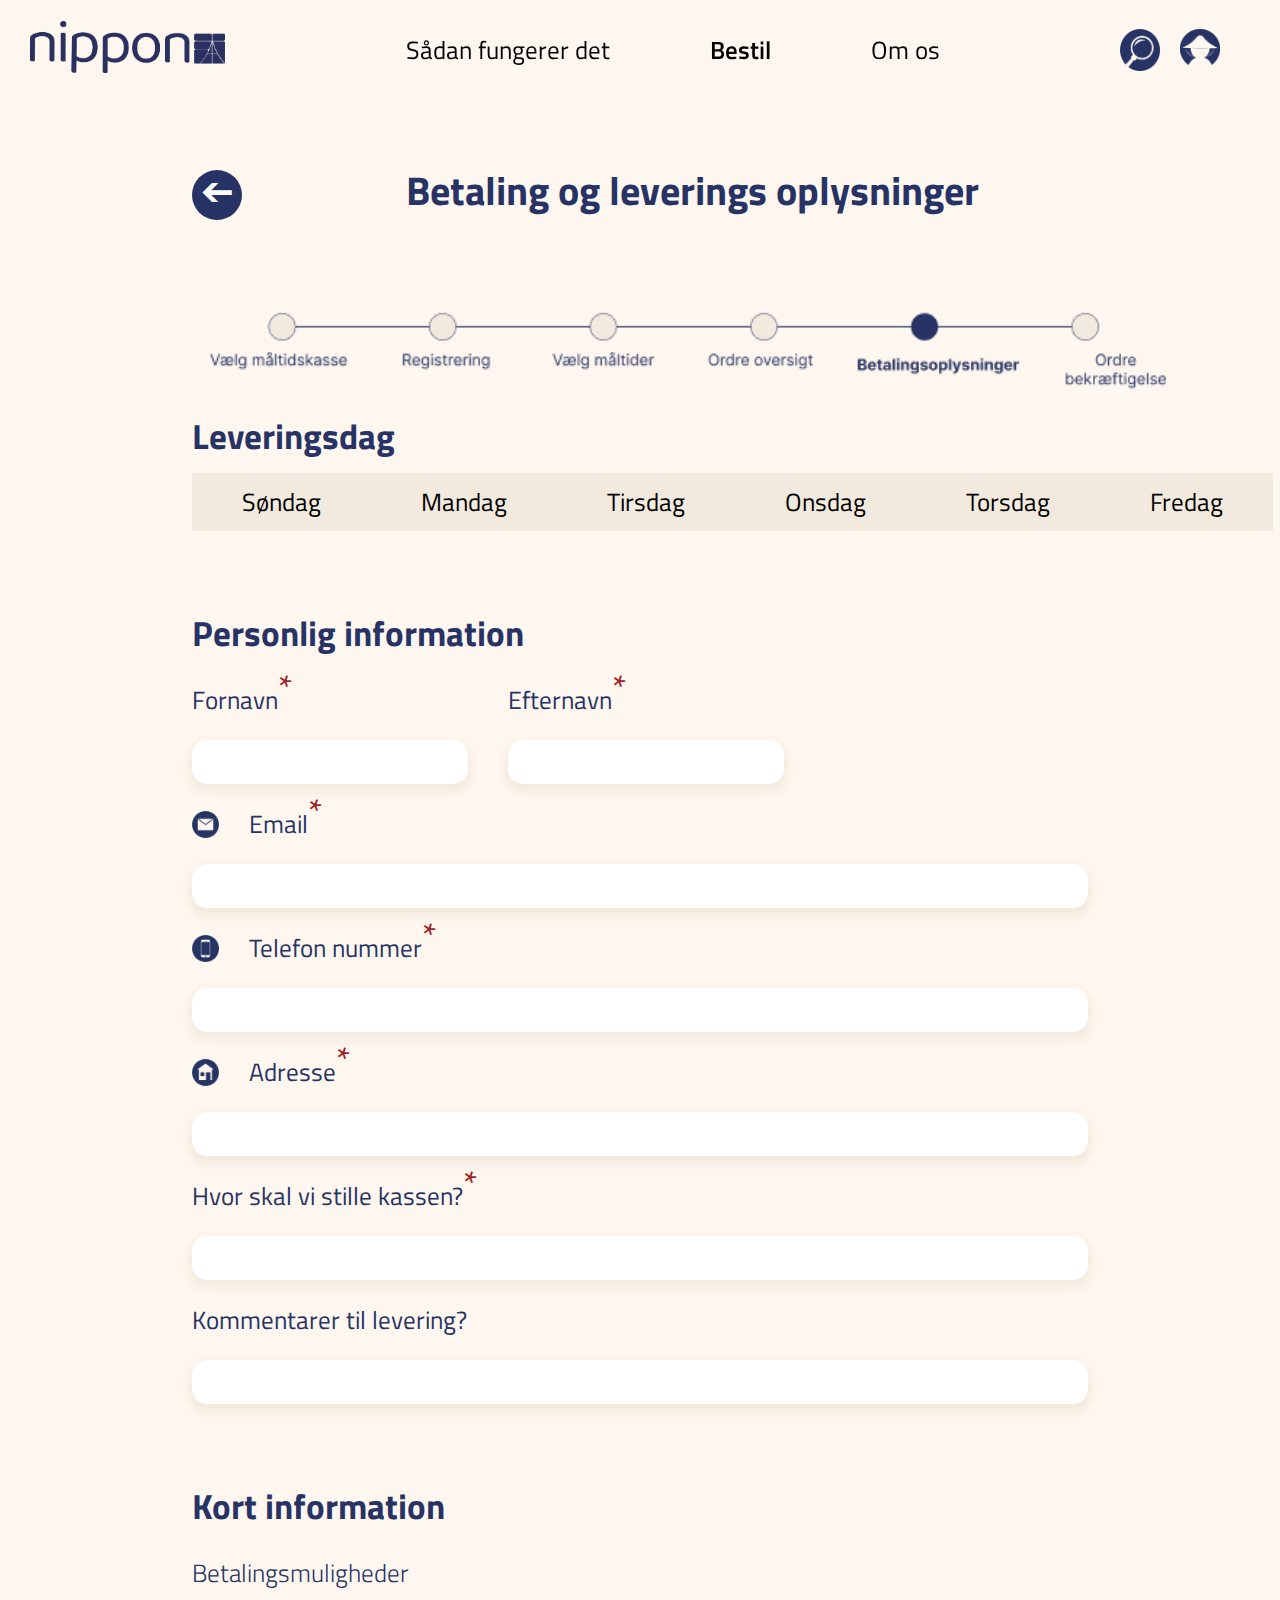
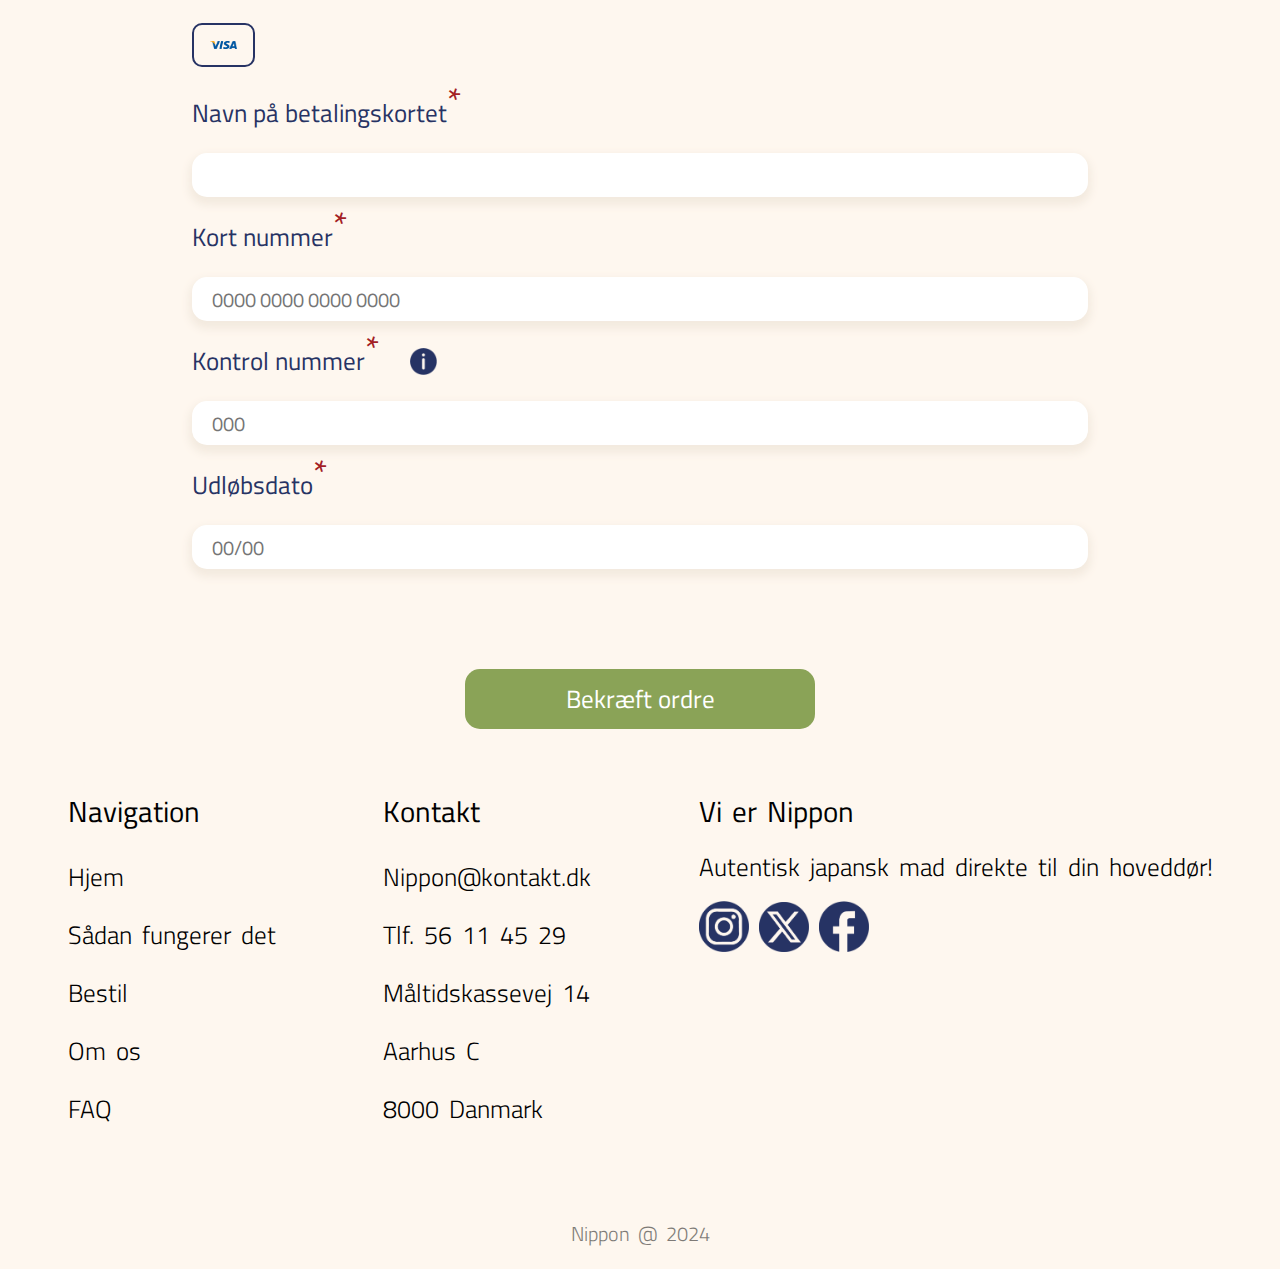
<file: undersider/betalingsinfo.html>
<!DOCTYPE html>
<html lang="da">
<head>
    <meta charset="UTF-8">
    <meta property="og:type" content="website">
    <meta property="og:title" content="Nippon">
    <meta property="og:site_name" content="Nippon">
    <meta property="og:description" content="Nippon - Asiatiske måltidskasser">
    <meta name="description" content="Nippon - Måltidskasse med et autentisk asiatisk twist. udforsk håndplukkede ingredienser, enestående opskrifter og traditionelle smagsoplevelser, der bringer det bedste fra det japanske køkken direkte til dit dørtrin.">
    <meta name="keywords" content="Måltidskasser, japansk mad, asiatisk mad, nem og hurtigt mad, ">
    <meta name="author" content="Anna Vinge, Maiken Nørgaard, Anders Flæng, Mikkel Ruby">
    <meta name="geo.placename" content="Aarhus">
    <meta property="og:url" content="https://nippon.annavinge.dk/">
    <meta property="og:locale" content="da_dk">
    <meta name="format-detection" content="telephone=no">

    <link rel="preconnect" href="https://fonts.googleapis.com">
    <link rel="preconnect" href="https://fonts.gstatic.com" crossorigin>
    <link href="https://fonts.googleapis.com/css2?family=Comfortaa:wght@300..700&family=Hina+Mincho&family=League+Spartan:wght@100..900&family=Mochiy+Pop+P+One&family=Noto+Sans+JP:wght@100..900&family=Sawarabi+Gothic&family=Titillium+Web:ital,wght@0,200;0,300;0,400;0,600;0,700;0,900;1,200;1,300;1,400;1,600;1,700&family=Yomogi&display=swap" rel="stylesheet">
    <link rel="stylesheet" href="../css/style.css">
    <link rel="icon" type="image/x-icon" href="/img/icon/favicon.webp">
    <title>Betalingsside</title>
</head>

<body>
    <header>
        <nav id="nav">
            <a href="../index.html"><img class="logo" src="../img/Nipponlogotekst.webp" alt="Nippon Logo"></a>
            <ul class="nav-links">
                <li><a href="../undersider/faq.html">Sådan fungerer det</a></li>
                <li><a class="active" href="../undersider/bestil.html">Bestil</a></li>
                <li><a href="../undersider/404.html">Om os</a></li>        
            </ul>
            
            <ul class="burgermenu">
                <li><a href="../undersider/faq.html">Sådan fungerer det</a></li>
                <li><a href="../undersider/bestil.html">Bestil</a></li>
                <li><a href="../undersider/404.html">Om os</a></li> 
            </ul>

            <figure class="ikoner">
                <img src="/img/icon/soegikon.webp" alt="Search Icon">
                
                <div class="user-container">
  
                    <img src="/img/icon/bruger.webp" alt="User Icon" id="dropdown-trigger">
                    
                    <ul class="user-dropdown" id="user-dropdown">
                        <li><a href="#">Administrer Profil</a></li>
                        <li><a href="#">Se Abonnement</a></li>
                        <li><a href="#">Ændre Abonnement</a></li>
                        <li><a href="#">Afmeld Abonnement</a></li>
                        
                    </ul>
  
                </div>
            <figure class="burger" aria-expanded="false">
                <div class="top-bread"></div>
                <div class="meat"></div>
                <div class="bottom-bread"></div>
            </figure>
        </figure>
        </nav>
    </header>

    <main>
        <section class="købsprocess">
            <div onclick="history.go(-1)" class="tilbageknap">&#10132;</div>
            <h1>Betaling og leverings oplysninger</h1>
            <img src="/img/blandtselv/betalingsoversigt.png" alt="købsprogess">
          </section>
  
          <section class="dag">
            <h3 class="personal">Leveringsdag</h3>
            <ol>
                <li onclick="valgtListeelement(this)">Søndag</li>
                <li onclick="valgtListeelement(this)">Mandag</li>
                <li onclick="valgtListeelement(this)">Tirsdag</li>
                <li onclick="valgtListeelement(this)">Onsdag</li>
                <li onclick="valgtListeelement(this)">Torsdag</li>
                <li onclick="valgtListeelement(this)">Fredag</li>
            </ol>
        </section>
          
        <div class="payment">
            <form action="#">
                <div class="personalinfo">
                    <h3 class="personal"> Personlig information</h3> 
                    
                    <div class="names">
                        <div class="inputbox"> 
                            <div class="namewstar">
                                <label class="labelpay" for="fname"> Fornavn </label> 
                                <p class="star"> * </p>
                            </div>
                            <input class="infobox" type="text" id="fname" required> 
                        </div> 

                        <div class="inputbox"> 
                            <div class="namewstar">
                                <label class="labelpay" for="lname"> Efternavn</label> 
                                <p class="star"> * </p>
                            </div>
                            <input class="infobox" type="text" id="lname" required> 
                        </div> 
                    </div>    
                    
  
                    <div class="inputbox"> 
                        <div class="inputboxinput">
                            <img class="payicon" src="../img/icon/email.webp" alt="betalingsikon" width=25>
                            <div class="namewstar">
                                <label class="labelpay" for="email"> Email </label> 
                                <p class="star"> * </p>
                            </div>
                    
                        </div>
                        <input  class="infobox" type="text" id="email" required> 
                    </div> 
  
                    <div class="inputbox"> 
                        <div class="inputboxinput">
                            <img class="payicon" src="../img/icon/phone.webp" alt="betalingsikon" width=25>
                            <div class="namewstar">
                                <label class="labelpay" for="phone"> Telefon nummer  </label> 
                                <p class="star"> * </p>
                            </div>

                        </div>
                        <input class="infobox" type="text" id="phone" required> 
                    </div> 
  
                    <div class="inputbox"> 
                        <div class="inputboxinput">
                            <img class="payicon" src="../img/icon/adresse.webp" alt="betalingsikon" width=25>
                            
                            <div class="namewstar">
                                <label class="labelpay" for="adresse"> Adresse </label> 
                                <p class="star"> * </p>
                            </div>
                        </div>
                        <input class="infobox" type="text" id="adresse" required> 
                    </div> 
  
                    <div class="leveringinfo">
                        <div class="inputbox"> 
                            <div class="namewstar">
                                <label class="labelpay" for="place"> Hvor skal vi stille kassen?</label> 
                                <p class="star"> * </p>
                            </div>
                            <input class="infobox" type="text" id="place" required> 
                        </div> 

                        <div class="inputbox"> 
                            <label class="labelpay" for="commentplace"> Kommentarer til levering?</label> 
                            <input class="infobox" type="text" id="commentplace"> 
                        </div> 
                    </div> 
                </div> 

                <div class="betalingsinfo">
                    <h3 class="personal"> Kort information</h3> 
                    <p class="labelpay">Betalingsmuligheder</p>
                    <img class="cardicon" src="../img/icon/Visa.png" alt="Visa logo">


                    <div class="inputbox"> 
                        <div class="namewstar">
                            <label class="labelpay" for="namepay"> Navn på betalingskortet</label> 
                            <p class="star"> * </p>
                        </div>
                        <input class="infobox" type="text" id="namepay" required> 
                    </div> 

                    <div class="inputbox"> 
                        <div class="namewstar">
                            <label class="labelpay" for="cardnr"> Kort nummer</label> 
                            <p class="star"> * </p>
                        </div>
                        <input class="infobox" type="text" id="cardnr" 
                        placeholder="0000 0000 0000 0000" 
                        maxlength="19" required>  
                    </div> 

                    <div class="inputbox"> 
                        <div class="inputboxinput">
                            <div class="namewstar">
                                <label class="labelpay" for="controlnr"> Kontrol nummer </label> 
                                <p class="star"> * </p>
                            </div>
                            <img class="payicon" src="../img/faq/generelt.png" alt="betalingsikon" width=25>
                        </div>
                        <input class="infobox" type="text" id="controlnr" 
                        placeholder="000" 
                        maxlength="3" required>  
                    </div>

                    <div class="inputbox"> 
                        <div class="namewstar">
                            <label class="labelpay" for="year"> Udløbsdato</label> 
                            <p class="star"> * </p>
                        </div>
                        <input class="infobox" type="text" id="year" 
                        placeholder="00/00" 
                        maxlength="5" required>  
                    </div>
                </div>
                
                <section class="videreknap">
                    <div><a href="../undersider/kvittering.html">Bekræft ordre</a></div>
                  </section>
            </form>
        </div>
    </main>
    <footer class="footer-container">

        <div class="footermenu">
          <h3>Navigation</h3>
          <ul>
            <li><a href="/index.html">Hjem</a></li>
            <li><a href="/undersider/faq.html">Sådan fungerer det</a></li>
            <li><a href="/undersider/bestil.html">Bestil</a></li>
            <li><a href="/undersider/404.html">Om os</a></li>
            <li><a href="/undersider/faq.html">FAQ</a></li>
          </ul>
        </div>

        <div class="footerkontakt">
          <h3>Kontakt</h3>
          <ul>
            <li><a href="mailto:nippon@kontakt.dk">Nippon@kontakt.dk</a></li>
            <li><a href="tel:56114529">Tlf. 56 11 45 29</a></li>
            <li>Måltidskassevej 14</li>
            <li>Aarhus C</li>
            <li>8000 Danmark</li>
          </ul>
        </div>

        <div class="footerinfo">
          <h3>Vi er Nippon</h3>
          <p>Autentisk japansk mad direkte til din hoveddør!</p>
          <div class="socials">
           <a href="https://www.instagram.com/"><img src="/img/social/instagram.webp" alt="instagram socials"></a>
           <a href="https://twitter.com/"><img src="/img/social/x.webp" alt="x socials"></a>
           <a href="https://www.facebook.com/"><img src="/img/social/facebook.webp" alt="facebook socials"></a>
          </div>
        </div>

    </footer>
    <div class="footercopyright">
        <p>Nippon @ 2024</p>
    </div>
    
    <script src="/js/script.js"></script>
    
    </body>
    </html>
</file>
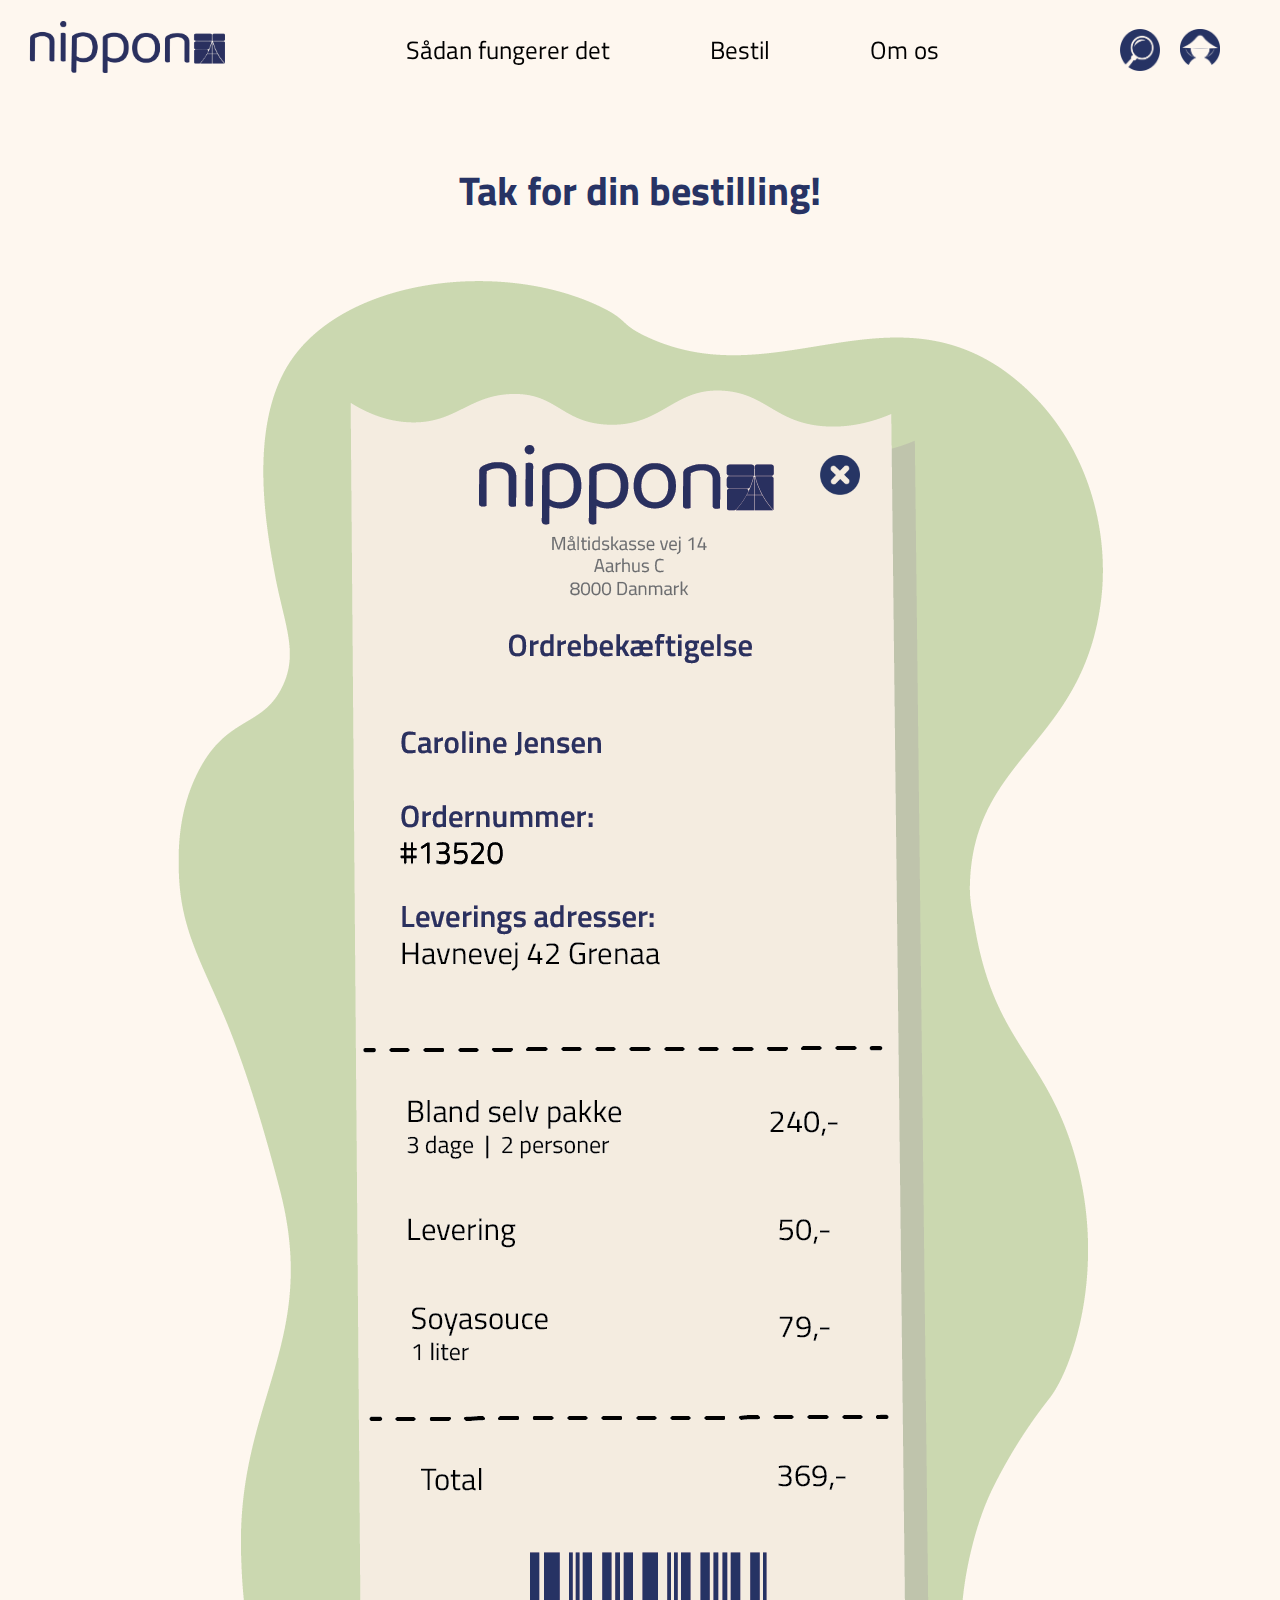
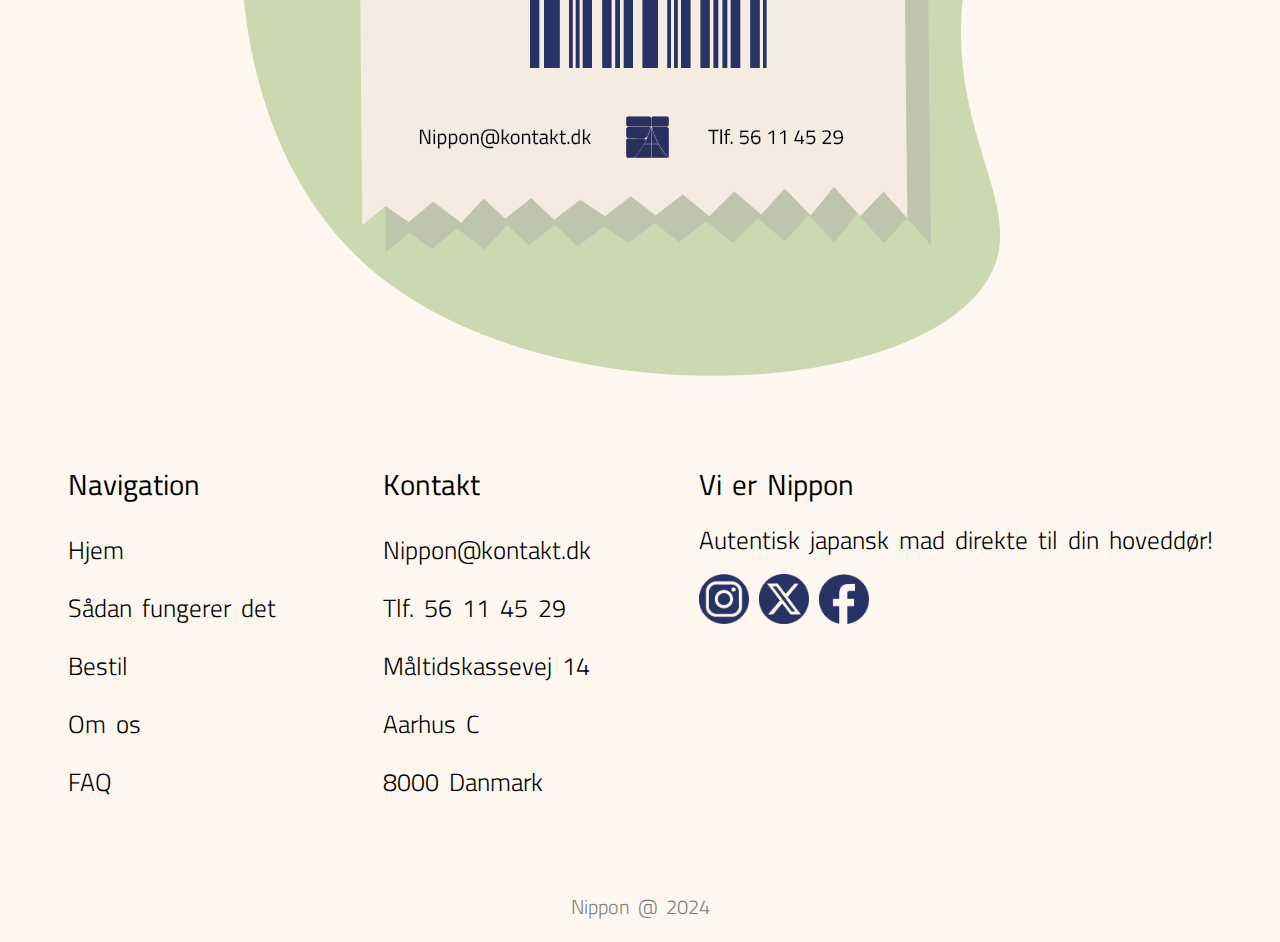
<file: undersider/kvitering.html>
<!DOCTYPE html>
<html lang="da">
<head>
    <meta charset="UTF-8">
    <link rel="preconnect" href="https://fonts.googleapis.com">
    <link rel="preconnect" href="https://fonts.gstatic.com" crossorigin>
    <link href="https://fonts.googleapis.com/css2?family=Comfortaa:wght@300..700&family=Hina+Mincho&family=League+Spartan:wght@100..900&family=Mochiy+Pop+P+One&family=Noto+Sans+JP:wght@100..900&family=Sawarabi+Gothic&family=Titillium+Web:ital,wght@0,200;0,300;0,400;0,600;0,700;0,900;1,200;1,300;1,400;1,600;1,700&family=Yomogi&display=swap" rel="stylesheet">
    <link rel="stylesheet" href="../css/style.css">
    <title>Nippon Forside</title>
</head>
<body>
    <header>
        <nav id="nav">
            <a href="../index.html"><img class="logo" src="../img/Nipponlogotekst.webp" alt="Nippon Logo"></a>
            <ul class="nav-links">
                <li><a href="../undersider/faq.html">Sådan fungerer det</a></li>
                <li><a href="../undersider/bestil.html">Bestil</a></li>
                <li><a href="../undersider/404.html">Om os</a></li>        
            </ul>
            
            <ul class="burgermenu">
                <li><a href="">Sådan fungerer det</a></li>
                <li><a href="">Bestil</a></li>
                <li><a href="">Om os</a></li> 
            </ul>

            <figure class="ikoner">
                    <img src="../img/icon/soegikon.webp" alt="Search Icon">
                    
                    <div class="user-container">

                        <img src="../img/icon/bruger.webp" alt="User Icon" id="dropdown-trigger">
                        
                        <ul class="user-dropdown" id="user-dropdown">
                            <li><a href="#">Administrer Profil</a></li>
                            <li><a href="#">Se Abonnement</a></li>
                            <li><a href="#">Ændre Abonnement</a></li>
                            <li><a href="#">Afmeld Abonnement</a></li>
                            
                        </ul>

                    </div>
                <figure class="burger" aria-expanded="false">
                    <div class="top-bread"></div>
                    <div class="meat"></div>
                    <div class="bottom-bread"></div>
                </figure>
            </figure>
        </nav>
    </header>

    <main class="faqmain">
        <section>
        <h1>Tak for din bestilling!</h1>
        </section>
        <section class="kvitering_img">

            <div><img src="../img/kvitering/baggrung.png" alt="" class="baggrung"></div>
            <div><img src="../img/kvitering/kvitering3.png" alt="" class="kvitering3"></div>
            <div><a href="../index.html"><img src="../img/kvitering/krys.webp" alt="" class="krys"></div></a>
        
        </section>
        
    </main>

    <footer class="footer-container">
        <div class="footermenu">
          <h3>Navigation</h3>
          <ul>
            <li><a href="index.html">Hjem</a></li>
            <li><a href="/pages/shop.html">Sådan fungerer det</a></li>
            <li><a href="/pages/bryggeriet.html">Bestil</a></li>
            <li><a href="/pages/kontakt.html">Om os</a></li>
            <li><a href="/pages/kontakt.html">FAQ</a></li>
          </ul>
        </div>
        <div class="footerkontakt">
          <h3>Kontakt</h3>
          <ul>
            <li><a href="mailto:mikkel@trøjborgbryg.dk">Nippon@kontakt.dk</a></li>
            <li><a href="tel:42610079">Tlf. 56 11 45 29</a></li>
            <li>Måltidskassevej 14</li>
            <li>Aarhus C</li>
            <li>8000 Danmark</li>
          </ul>
        </div>
        <div class="footerinfo">
          <h3>Vi er Nippon</h3>
          <p>Autentisk japansk mad direkte til din hoveddør!</p>
          <div class="socials">
           <a href="https://www.instagram.com/"><img src="../img/social/instagram.webp" alt="instagram socials"></a>
           <a href="https://twitter.com/"><img src="../img/social/x.webp" alt="x socials"></a>
           <a href="https://www.facebook.com/"><img src="../img/social/facebook.webp" alt="facebook socials"></a>
          </div>
        </div>
    </footer>
    <div class="footercopyright">
        <p>Nippon @ 2024</p>
    </div>
    
<script src="../js/script.js"></script>

</body>
</html>
</file>
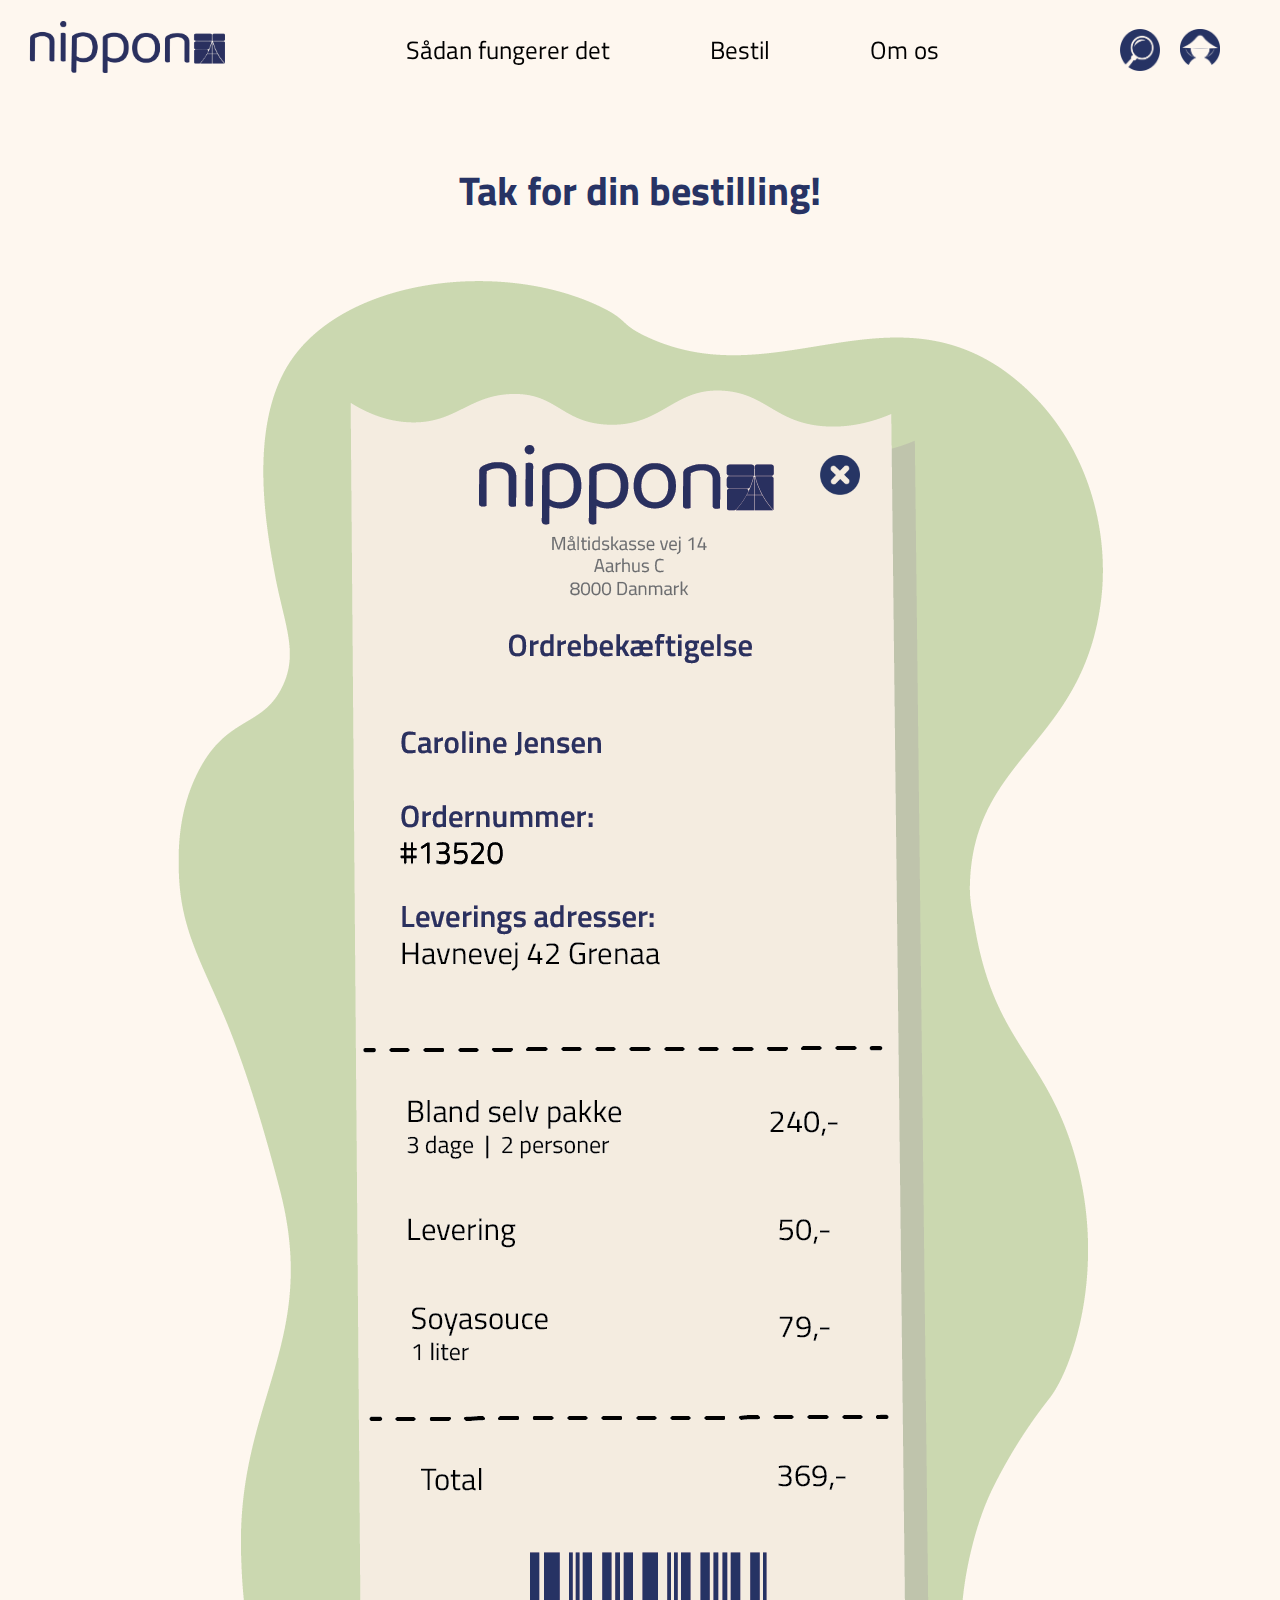
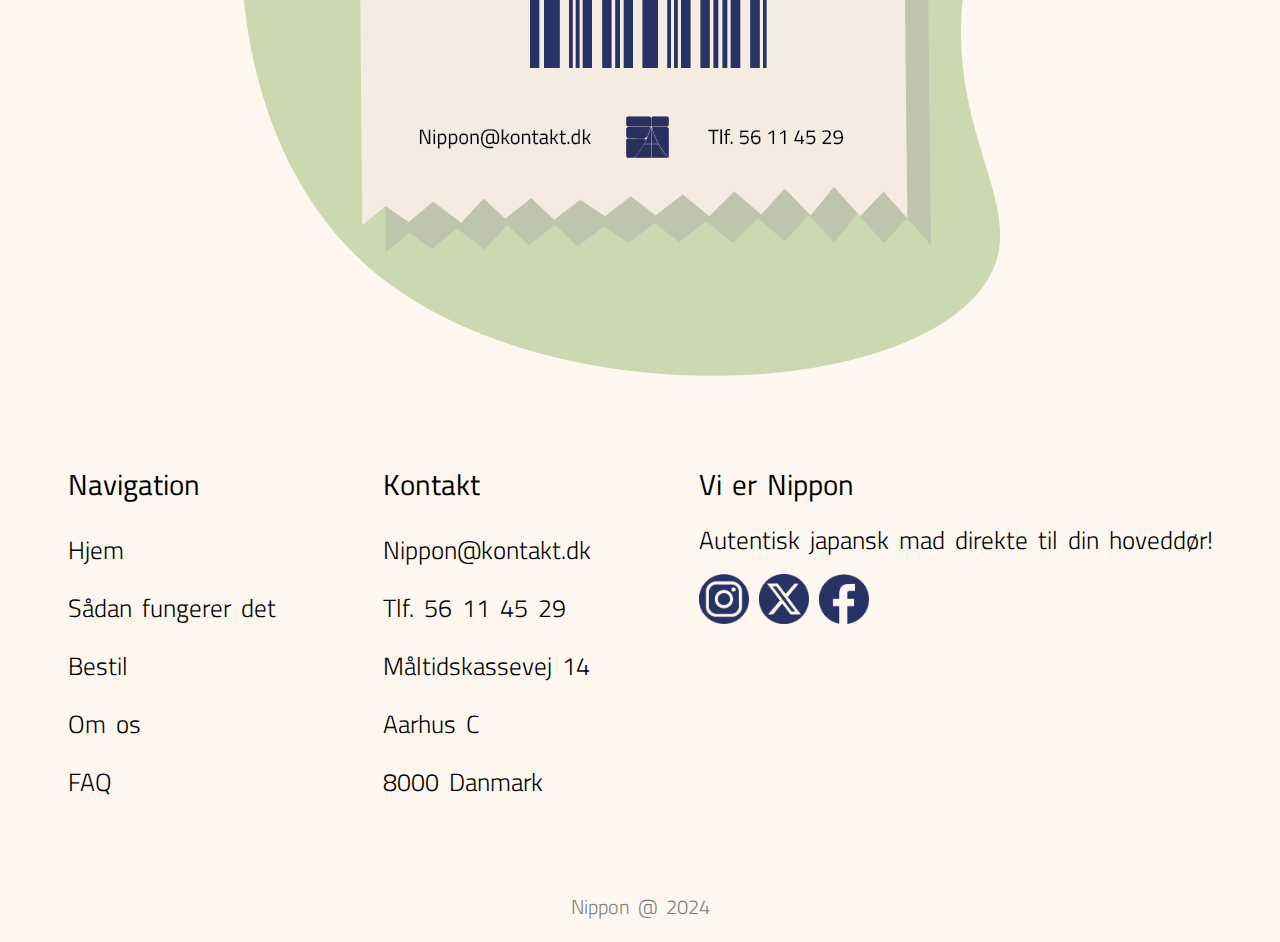
<file: undersider/kvittering.html>
<!DOCTYPE html>
<html lang="da">
<head>
    <meta charset="UTF-8">
    <meta property="og:type" content="website">
    <meta property="og:title" content="Nippon">
    <meta property="og:site_name" content="Nippon">
    <meta property="og:description" content="Nippon - Asiatiske måltidskasser">
    <meta name="description" content="Nippon - Måltidskasse med et autentisk asiatisk twist. udforsk håndplukkede ingredienser, enestående opskrifter og traditionelle smagsoplevelser, der bringer det bedste fra det japanske køkken direkte til dit dørtrin.">
    <meta name="keywords" content="Måltidskasser, japansk mad, asiatisk mad, nem og hurtigt mad, ">
    <meta name="author" content="Anna Vinge, Maiken Nørgaard, Anders Flæng, Mikkel Ruby">
    <meta name="geo.placename" content="Aarhus">
    <meta property="og:url" content="https://nippon.annavinge.dk/">
    <meta property="og:locale" content="da_dk">
    <meta name="format-detection" content="telephone=no">

    <link rel="preconnect" href="https://fonts.googleapis.com">
    <link rel="preconnect" href="https://fonts.gstatic.com" crossorigin>
    <link href="https://fonts.googleapis.com/css2?family=Comfortaa:wght@300..700&family=Hina+Mincho&family=League+Spartan:wght@100..900&family=Mochiy+Pop+P+One&family=Noto+Sans+JP:wght@100..900&family=Sawarabi+Gothic&family=Titillium+Web:ital,wght@0,200;0,300;0,400;0,600;0,700;0,900;1,200;1,300;1,400;1,600;1,700&family=Yomogi&display=swap" rel="stylesheet">
    <link rel="stylesheet" href="../css/style.css">
    <title>Nippon Forside</title>
</head>
<body>
    <header>
        <nav id="nav">
            <a href="../index.html"><img class="logo" src="../img/Nipponlogotekst.webp" alt="Nippon Logo"></a>
            <ul class="nav-links">
                <li><a href="../undersider/faq.html">Sådan fungerer det</a></li>
                <li><a href="../undersider/bestil.html">Bestil</a></li>
                <li><a href="../undersider/404.html">Om os</a></li>        
            </ul>
            
            <ul class="burgermenu">
                <li><a href="">Sådan fungerer det</a></li>
                <li><a href="">Bestil</a></li>
                <li><a href="">Om os</a></li> 
            </ul>

            <figure class="ikoner">
                    <img src="../img/icon/soegikon.webp" alt="Search Icon">
                    
                    <div class="user-container">

                        <img src="../img/icon/bruger.webp" alt="User Icon" id="dropdown-trigger">
                        
                        <ul class="user-dropdown" id="user-dropdown">
                            <li><a href="#">Administrer Profil</a></li>
                            <li><a href="#">Se Abonnement</a></li>
                            <li><a href="#">Ændre Abonnement</a></li>
                            <li><a href="#">Afmeld Abonnement</a></li>
                            
                        </ul>

                    </div>
                <figure class="burger" aria-expanded="false">
                    <div class="top-bread"></div>
                    <div class="meat"></div>
                    <div class="bottom-bread"></div>
                </figure>
            </figure>
        </nav>
    </header>

    <main class="faqmain">
        <section>
        <h1>Tak for din bestilling!</h1>
        </section>
        <section class="kvitering_img">

            <div><img src="../img/kvitering/baggrung.png" alt="" class="baggrung"></div>
            <div><img src="../img/kvitering/kvitering3.png" alt="" class="kvitering3"></div>
            <div><a href="../index.html"><img src="../img/kvitering/krys.webp" alt="" class="krys"></a></div>
        
        </section>
        
    </main>

    <footer class="footer-container">
        <div class="footermenu">
          <h3>Navigation</h3>
          <ul>
            <li><a href="/index.html">Hjem</a></li>
            <li><a href="/undersider/faq.html">Sådan fungerer det</a></li>
            <li><a href="/undersider/bestil.html">Bestil</a></li>
            <li><a href="/undersider/404.html">Om os</a></li>
            <li><a href="/undersider/faq.html">FAQ</a></li>
          </ul>
        </div>
        <div class="footerkontakt">
          <h3>Kontakt</h3>
          <ul>
            <li><a href="mailto:nippon@kontakt.dk">Nippon@kontakt.dk</a></li>
            <li><a href="tel:56114529">Tlf. 56 11 45 29</a></li>
            <li>Måltidskassevej 14</li>
            <li>Aarhus C</li>
            <li>8000 Danmark</li>
          </ul>
        </div>
        <div class="footerinfo">
          <h3>Vi er Nippon</h3>
          <p>Autentisk japansk mad direkte til din hoveddør!</p>
          <div class="socials">
           <a href="https://www.instagram.com/"><img src="../img/social/instagram.webp" alt="instagram socials"></a>
           <a href="https://twitter.com/"><img src="../img/social/x.webp" alt="x socials"></a>
           <a href="https://www.facebook.com/"><img src="../img/social/facebook.webp" alt="facebook socials"></a>
          </div>
        </div>
    </footer>
    <div class="footercopyright">
        <p>Nippon @ 2024</p>
    </div>
    
<script src="../js/script.js"></script>

</body>
</html>
</file>
<file: css/style.css>
* {
    margin: 0;
    padding: 0;
    box-sizing: border-box;
    font-family: "Titillium Web", sans-serif;
    scroll-behavior: smooth;
    list-style: none;
    text-decoration: none;
}

:root { 
    --primary: #273364;
    --secondary: #a31f25;
    --background: #fef7ef;
    --cremewhite: #F3EADF;
    --contrastbeige:#fef7ef9f;
    --green: #8aa357;
    --lightgreen:#CCD6B0;
    --lightpink:#fde7e9;
}

body {
    background-color:var(--background);
    margin: 0;
    padding: 0;
    min-height: 100vh;
    position: relative;
    z-index: -1;
}

h2 {
    text-align: center;
    margin-top: 50px;
    font-size: 45px;
    color: var(--primary);
}

p {
    font-size: 25px;
    word-spacing: 4px;
    font-weight: 300;
}

.logo {
    width: 200px;
    margin-left: 25px;
    transition: 1s;
}

.logo:hover {
    transform: scale(1.05);
    transition: 1s;
    cursor: pointer;
}

nav {
    height: 100px;
    width: 100%;
    position: fixed;
    display: flex;
    justify-content: space-between;
    align-items: center;
    transition: .5s;
    z-index: 10;
}

.nav-links {
    display: flex;
    list-style: none;
}

.nav-links li {
    padding: 0 50px;
}

.nav-links li a {
    color: black;
    font-size: 25px;
    text-decoration: none;
}

.active {
    font-weight: 600;
}


  .burgermenu {
    display: none;
}

.ikoner {
    display: flex;
    gap: 0 20px;
    margin-right: 40px;
}

.ikoner img {
    width: 40px;

}

.user-dropdown {
    display: none;
    position: absolute;
    list-style: none;
    padding: 10px;
    right: 5px;
    width: 200px;
    background-color: var(--background);
    box-shadow: 0 2px 5px rgba(0, 0, 0, 0.1);
}

.user-dropdown li a:hover {
    background-color: var(--contrastbeige);
    font-weight: 600;
}

.user-dropdown li {
    padding: 10px;
    border-bottom: .5px solid rgba(0, 0, 0, 0.3);
}

.user-dropdown li a {
    color: black;
    font-size: 20px;
}

#dropdown-trigger:hover + #user-dropdown,
.user-dropdown:hover {
    display: block;
}

.scrolled {
    background-color: var(--background);
    transition: .2s;
    box-shadow: 0 2px 4px 0 rgba(0,0,0,.2);
}

main {
    height: 100%;
    z-index: -1;
    padding-top: 100px;
    margin: 0 15%;
    min-height: 100vh;
    position: relative;
}

h1 {
    text-align: center;
    color: var(--primary);
    font-size: 2.5rem;
    padding: 60px 0;
}


/************* Forside **************/


.forside {
    height: 85vh;
    z-index: -1;
    padding-top: 100px;
}

.forsideelementer {
    display: flex;
    justify-content: center;
    align-items: center;
    height: 70vh;
    width: 100%;
    z-index: 1;
}


.forsideelementer img {
    position: absolute;
    width: 100%;
    height: 70vh;
    object-fit: cover;
    filter: blur(.5px);
}

.forsideelementer h1 {
    display: flex;
    width: 60%;
    position: absolute;
    line-height: 75px;
    color: white;
    font-size: 4.5rem;
    text-align: center;
}

.forsideknap {
    display: flex;
    position: absolute;
    margin-top: 400px;
    border-radius: 20px;
    background-color: var(--primary);
    width: 200px;
    height: 60px;
    box-shadow: rgba(0, 0, 0, 0.1) 0px 10px 15px -3px, rgba(0, 0, 0, 0.05) 0px 4px 6px -2px;
    transition: 1s;
}

.forsideknap:hover {
    transform: scale(1.07);
    transition: 1s;
    cursor: pointer;
}

.forsideknap a {
    display: flex;
    justify-content: center;
    align-items: center;
    color: white;
    font-size: 30px;
    margin: 0 auto;
    text-decoration: none;
    font-weight: 500;
}

#fadein {
    opacity: 0;
}

.anmeldelser {
    display: flex;
    justify-content: center;
    width: 75%;
    margin: 0 auto;
    margin-top: 50px;
    margin-bottom: 100px;
}

.anmeldelse1 {
    width: 50%;
    display: flex;
    align-items: center;
    flex-direction: column;
    justify-content: center;
}

.anmeldelse2 {
    width: 50%;
    align-items: center;
    display: flex;
    flex-direction: column;
    justify-content: center;
}

.anmeldelsestekst {
    display: flex;
    flex-direction: column;
    justify-content: center;
    width: 75%;
}

.stjerner {
    margin-bottom: 20px;

    
}

.stjerner img {
    width: 40px;
}

.howto {
    display: flex;
    flex-wrap: wrap;
    margin-top: 50px;
    justify-content: center;
    gap: 20px 100px;
    margin-bottom: 100px;
}

.howto-container {
    width: 300px;
    height: 300px;
    overflow: hidden;
}

.howto img {
    width: 100%;
    transition: .5s ease-in-out;
}

.howto img:hover {
    transform: rotate(5deg) scale(1.2);
}

.howto h3 {
    font-size: 30px;
    font-weight: 500;
    margin-top: 10px;
}

.howto p {
    margin: 10px 0;
    width: 320px;
    height: 120px;
}

.howtoknap {
    display: flex;
    justify-content: center;
    align-items: center;
    border-radius: 20px;
    background-color: var(--green);
    width: 150px;
    height: 45px;
    transition: 1s;
}

.howtoknap:hover {
    transform: scale(1.07);
    transition: 1s;
    cursor: pointer;
}

.howtoknap a{
    font-size: 25px;
    color: white;
    text-decoration: none;
}

.fredagskassen {
    display: flex;
    margin: 0 auto;
    flex-direction: column;
    align-items: center;
    justify-content: center;
    width: 60%;
}

.fredagsknap {
    display: flex;
    border-radius: 20px;
    background-color: var(--primary);
    width: 200px;
    height: 60px;
    box-shadow: rgba(0, 0, 0, 0.1) 0px 10px 15px -3px, rgba(0, 0, 0, 0.05) 0px 4px 6px -2px;
    transition: 1s;
    z-index: 1;
}

.fredagsknap a {
    display: flex;
    align-items: center;
    margin: 0 auto;
    color: white;
    text-decoration: none;
    font-size: 30px;
    font-weight: 500;
}

.fredagsknap:hover {
    transform: scale(1.07);
    transition: 1s;
    cursor: pointer;
}

.fredagskassen p {
    margin: 40px 0 ;
}

.formetbillede {
    width: 100%;
    margin-top: -100px;
}

.formetbillede img {
    width: 100%;
    object-fit: cover;
    z-index: -1;
    
}

/************* Sådan fungerer det **************/

.faqmain {
    height: 100%;
}

.gif {
    margin-bottom: 50px;
}

.gif img {
    width: 100%;
    object-fit: cover;
    outline: 1px solid var(--background);
    outline-offset: -1px;
}

.mg {
    width: 100%;
    margin: 50px 0 100px 0;
}

.read_more_container{
    display: flex;
    flex-direction: column;
    gap: 40px;
}

.read_more {
    display: flex;
    background-color: var(--lightgreen);
    border-radius: 70px;
    padding: 40px 50px;
}

.mockupvarevogn_transparant{
    width: 50%;
    margin-right: 40px;
}

.jord_til_bord {
    width: 50%;
    padding: 40px 0;
    margin-right: 40px;
}


.måltidskasse2 {
    width: 50%;
    margin: 40px 20px -40px 20px;
}

.read_more_indhold {
    display: flex;
    flex-direction: column;
    align-items: center;
    text-align: center;
    gap: 40px;
}

.read_more_indhold p {
    text-align: left;
    line-height: 30px;
}

.faaq {
    padding: 50px 0;
}

.faqer {
    display: flex;
    flex-direction: column;
    align-items: center;
    gap: 10px;
}

.faq{
    display: flex;
    justify-content: space-between;
    margin: 60px 0;
}

.faq_icon {
    width: 85px;
    align-items: center;
    justify-content: center;
    z-index: 1000;
    transition: 1s;
    cursor: pointer;
}

.faq_icon:hover{
    box-shadow: 0 10px 10px 8px var(--primary);
    opacity: 50%;
    border-radius: 100px;
    transform: scale(1.2);
    transition: 1s;
    cursor: pointer;
}

.faq_icon:active{
    box-shadow: 0 10px 10px 8px var(--primary);
    opacity: 50%;
    border-radius: 100px;
    
}

h4 {
    text-align: center;
    color: var(--primary);
    font-size: 1.7rem;

}

/* fold down */

.reply {
    display: none; /* Hide the reply content initially */
    margin-top: 10px; /* Example margin */
}

.fold_reply {
    cursor: pointer; /* Change cursor to pointer to indicate interactivity */
}

.plus {
    width: 100%;
}

.reply-content {
    display: flex; /* Use flexbox layout for content */
    align-items: center; /* Center items vertically */
    padding-bottom: 40px;
}

.plus {
    width: 30px; /* Example width for the image */
    height: 30px; /* Example height for the image */
    margin-right: 10px; /* Example margin for spacing between image and paragraph */
}

/* Fandt du ikke det du ledte efter */
.dropdown-content {
    display: none; /* Skjul dropdown indholdet som standard */
    padding: 10px;
    background-color: #f9f9f9;
    border: 1px solid #ddd;
}

/*********** kvitering *********/

.kvitering_img{
    display: flex;
    flex-direction: column;
    align-items: center;
    justify-content: center;
    gap: 10px;

}

.baggrund {
    position: absolute;
    right: 0;
    left: 0;
    top: 10px;
}

.kvitering3 {
    position: absolute;
    top: 390px;
    right: 0;
    left: 0;
    bottom: 10px;
    margin: 0 auto;
}

.krys {
    position: absolute;
    top: 455px;
    right: 0;
    left: 400px;
    bottom: 10px;
    margin: 0 auto; 
    width: 40px;
}

/************* Betalings oplysninger **************/
form{
    width: 100%;
}
.dag {
    display: flex;
    flex-direction: column;
    gap: 10px 0;
}

.inputbox{
    display: block;
    position: relative;
}

.inputboxinput{
    display: flex;
    align-items: center;
    gap: 30px;
}

.payment{
    display: flex;
    justify-content: center;
}

.labelpay {
    font-size: 25px;
    line-height: 80px;
    color: var(--primary);
}

.infobox {
    height: 2.2em;
    width: 100%;
    display: block;
    position: relative;
    font-size: 20px;
    border-radius: 15px;
    padding: 8px 40px 8px 20px;
    border: none;
    box-shadow: 0 5px 8px 3px #f3eadf;
}

.names{
    display: flex;
    gap: 40px;
}

.payicon{
    width: 3%;
}

.cardicon{
    width: 7%;
    height: 50%;
    border: solid var(--primary) 2px;
    border-radius: 10px;
    padding: 1em;
    margin-top: 10px;
}

.personal{
    font-size: 2.2em;
    color: var(--primary);
}

.betalingsinfo{
    margin-top: 75px;
    margin-bottom: 75px;
}

.personalinfo{
    margin-top: 75px;
}

.namewstar{
    display: flex;
    flex-direction: row;
}

.star{
    color: var(--secondary);
    font-size: 35px;
    font-weight: 500;
}


/************* Footer **************/

.footer-container {
    position: relative;
    bottom: 0;
    left: 0;
    z-index: 1;
    display: flex;
    color: black;
    justify-content: space-evenly;
    font-size: 25px;
    font-weight: 300;
    gap: 100px;
    flex-wrap: wrap;
    word-spacing: 4px;
    padding: 60px 60px;
    width: 100%;
    background-color: var(--background);
  }

  .footermenu h3, .footerkontakt h3, .footerinfo h3 {
    font-weight: 500;
  }

  .footermenu {
    display: flex;
    text-align: left;
    flex-direction: column;
  }

  .footermenu ul li {
    padding: 10px 0;
  }

  .footermenu ul li a {
    color: black;
  }

  .footermenu h3, .footerkontakt h3, .footerinfo h3 {
    margin-bottom: 15px;
  }

  .footerkontakt {
    display: flex;
    text-align: left;
    flex-direction: column;
  }

  .footerkontakt ul li {
    padding: 10px 0;
  }

  .footerkontakt ul li a {
    color: black;
  }

  .footerinfo {
    display: flex;
    text-align: left;
    flex-direction: column;
  }

  .footerinfo p {
    margin-bottom: 15px;
  }

  .socials img {
    width: 50px;
    fill: black;
    transition: .5s;
  }

  .socials img:hover {
    transform: scale(1.1);
    transition: .5s;
  }

  .footercopyright {
    display: flex;
    justify-content: center;
    padding: 20px;
  }

  .footercopyright p {
    font-size: 20px;
    opacity: 50%;
  }


/* STYLING AF 404.HTML */
.fejl404 {
    display: flex;
    justify-content: center;
    align-items: center;
    flex-direction: column;
    margin: 0 auto;
    height: 100vh;
}

.fejl404 img {
    width: 500px;
}

.fejl404 article {
    display: flex;
    flex-direction: column;
    align-items: center;
}

.fejl404 h1 {
    font-size: 60px;
    padding: 0;
    color: var(--secondary);
}

.fejl404 p {
    width: 60%;
    text-align: center;
    margin-top: 20px;
}

.soeg404 {
    display: flex;
    align-items: center;
    justify-content: center;
    gap: 10px;
    margin-top: 30px;
}

.soegefelt {
    width: 600px;
    height: 50px;
    border-radius: 20px;
    padding: 20px;
    font-size: 20px;
}

.soegefelt::placeholder {
    font-size: 20px;
}

.soeg404 img {
    width: 40px;
}

/************* Bland selv **************/

.købsprocess {
    width: 1000px;
    margin: 0 auto;
}

.tilbageknap {
    position: absolute;
    left: 0;
    top: 170px;
    display: flex;
    align-items: center;
    justify-content: center;
    background-color: #273364;
    width: 50px;
    height: 50px;
    border-radius: 100px;
    transform: rotate(180deg);
    color:white;
    font-size: 40px;
}


.købsprocess img {
    width: 100%;
}

.personer {
    margin-bottom: 30px;
    margin-top: 30px;
}

.personer, .måltider {
    display: flex;
    justify-content: center;
    align-items: center;
    gap: 20px;
}

.personer ol, .måltider ol, .dag ol {
    display: flex;
}

.personer ol li, .måltider ol li, .dag ol li {
    background-color: var(--cremewhite);
    padding: 10px 50px;
    font-size: 25px;
}

.valgt {
    border: 2px solid var(--secondary);
    border-radius: 5px;
}

.kategorier {
    display: flex;
    width: 55%;
    flex-wrap: wrap;
    justify-content: center;
    margin: 30px auto;
    gap: 20px;
}

.kategoriudvalg {
    display: flex;
    align-items: center;
    gap: 10px;
    background-color: var(--cremewhite);
    padding: 5px 20px;
    border-radius: 50px;
}

.kategoriudvalg img {
    width: 40px;
}

.madudvalg {
    width: 100%;
    gap: 50px;
    flex-wrap: wrap;
    display: flex;
    padding: 20px;
    justify-content: center;
    margin-top: 50px;
}


.madretter img {
    width: 275px;
    margin-bottom: 10px;
 
}

.tid {
    display: flex;
    align-items: center;
    gap: 10px;
}

.tid img {
    width: 30px;
    height: 30px;
}

.madikon img {
    width: 30px;
}

.vælgknap {
    display: flex;
    margin: 0 auto;
    border-radius: 15px;
    align-items: center;
    justify-content: center;
    width: 50%;
    height: 35px;
    background-color: var(--primary);
}

.vælgknap a {
    color: white;
}

.videreknap {
    margin-top: 100px;
}

.videreknap div {
    display: flex;
    justify-content: center;
    align-items: center;
    border-radius: 15px;
    margin: 0 auto;
    width: 350px;
    height: 60px;
    background-color: #8aa357;

}

.videreknap div a {
    color: white;
    font-size: 25px;
    font-weight: 500;
    
}

.coloroverlay {
    display: flex;
    flex-direction: column;
    align-items: center;
    background-color: #CCD6B0;
    padding: 20px 10px;
    margin-bottom: 10px;
    box-shadow: rgba(0, 0, 0, 0.25) 0px 0.0625em 0.0625em, rgba(0, 0, 0, 0.25) 0px 0.125em 0.5em, rgba(255, 255, 255, 0.1) 0px 0px 0px 1px inset;
}

.coloroverlay h3 {
    font-weight: 600;
}

/********** Media **********/

@media only screen and (max-width: 1024px) {

    .burger {
        display: flex;
        flex-direction: column;
        justify-content: center;
        align-items: center;
        width: 6rem;
        border: 0;
        padding: 0;
        gap: 7px;
        background: none;
        cursor: pointer;
        z-index: 1;
      }
      
      .burger :where(.top-bread, .meat, .bottom-bread) {
        background: var(--primary);
        height: 4px;
        width: 50%;
        border-radius: 4px;
        display: block;
        transition: transform 300ms ease;
      }
      
      .burger[aria-expanded=true] .top-bread {
        transform: translateY(calc(5px + 6px)) rotate(45deg);
      }
      
      .burger[aria-expanded=true] .meat {
        transform: rotate(45deg);  
      }
      
      .burger[aria-expanded=true] .bottom-bread {
        transform: translateY(calc(-4px + -7px)) rotate(-45deg);
      }

      .nav-links {
        display: none;
      }


.nav-active .nav-links {
    display: none;
}

.nav-active .burgermenu {
    width: 100%;
    right: 0;
    margin-top: 100px;
    height: 100%;
    background-color: rgba(39, 51, 100, 0.9);;
    box-shadow: 0 2px 4px 0 rgba(0,0,0,.2);
    position: fixed;
    top: 0;
    flex-direction: column;
    align-items: center;
    display: flex;
    list-style: none;
}

.nav-active .burgermenu li {
    margin: 40px 0;
    margin-top: 100px;

}

.nav-active .burgermenu li a {
    color: white;
    text-decoration: none;
    list-style: none;
    font-size: 50px;
}

.forsideelementer h1 {
    font-size: 3rem;
}

.howto {
    gap: 75px 0;
}

.footer-container {
    justify-content: flex-start;
  }
}

/********** Bestil **********/

.box-container {
    display: flex;
    flex-direction: row;
    justify-content: space-evenly;
}

.image-box img {
    width: 260px;
    height: 260px;
    object-fit: fill;
    margin-top: 5px;
}

.box {
    background-color: var(--lightgreen);
    display: flex;
    justify-content: center;
    align-items: center;
    flex-direction: column;
    color: var(--primary);
    width: 300px;
    height: 500px;
}

.box p {
    font-size: 20px;
    margin: 15px;
    height: 70px;
}

.box-h3 {
    color: var(--primary);
    font-size: 40px;
}

.box-bestilling {
    display: flex;
    flex-direction: row;
    justify-content: space-evenly;
    color: #4E661F;
    margin-top: 20px;
}

.box-bestilling h5 {
    font-size: 35px;
}

.box-bestilling p {
    font-size: 15px;
    margin-top: 10px;
}

.indhold-box {
    display: flex;
    flex-direction: column;
    justify-content: center;
    align-items: center;
}

.under-box-tekst {
    display: flex;
    flex-direction: row;
    gap: 20px;
}

.starterpakke-main {
    display: flex;
    flex-direction: row;
    margin-top: 200px;  
}

.starterpakke-main img {
    width: 800px;
    margin-right: -280px;
}

.tekst-box {
    display: flex;
    flex-direction: column;
    align-items: flex-start;
}

.tekst-box p {
    font-size: 25px;
    line-height: 30px;
}

.bestil-knap {
    background-color: #273364;
    height: 40px;
    width: 100px;
    display: flex;
    align-items: center;
    justify-content: center;
    margin-top: 20px;
    border-radius: 10px;
    margin-top: 0;
    margin-right: 10px;
}

.bestil-knap a {
    color: #fef7ef;
    font-size: 25px;
}

.se-mere-knap {
    background-color: #273364;
    height: 40px;
    width: 200px;
    display: flex;
    align-items: center;
    justify-content: center;
    margin-top: 20px;
    border-radius: 20px;
}

.arrow .left {
    transform: rotate(180deg);
}

.se-mere-knap a {
    color: #fef7ef;
    font-size: 25px;
}

.enkelte-vare {
    margin-top: 100px;
}

.slider-section {
    display: flex;
    justify-content: center;
    align-items: center;
}

.slider {
    overflow-x: scroll;
    width: 1230px;
    display: flex;
    padding: 30px 10px;
    position: relative;
}

.slider .product {
    box-shadow: 0 0 10px 5px rgba(0, 0, 0, 0.1);
    border-radius: 10px;
    margin-right: 17px;
    transition: 0.5s;
}

.slider .product img {
    width: 250px;
    height: 250px;
    object-fit:contain;
    border-radius: 10px 10px 0 0;
}

.slider-image img {
    width: 400px;
}

.slider .product .information {
    padding: 20px 30px;
    display: flex;
    flex-wrap: wrap;
    justify-content: center;
}

.slider .product .information button {
    margin: 20px 0;
    width: 100%;
    background-color: var(--primary);
    border: none;
    outline: none;
    color: white;
    padding: 7px 10px;
    cursor: pointer;
    border-radius: 5px;
}

.slider .product .information .price {
    font-size: 25px;
}

.slider .arrow {
    width: 1500px;
    position: absolute;
    display: flex;
    justify-content: space-between;
    top: 40%;
}

.slider .arrow button {
    font-size: 20px;
    z-index: 1;
    width: 50px;
    height: 50px;
    border-radius: 50%;
    border: 1px;
    background-color: var(--primary);
    color: white;
    margin: 0 20px;
    cursor: pointer;
}

.arrow {
width: 1350px;
z-index: 1;
display: flex;
justify-content: space-between;
position: absolute;
}

.arrow button {
    font-size: 20px;
    background-color: var(--primary);
    color: white;
    width: 50px;
    height: 50px;
    border-radius: 50%;
    border: 1px;
    margin: 0 0;
    cursor: pointer;
}


/********** Ordre oversigt **********/


.ordreoversigt-img img {
    width: 100%;
}
.box-container2 {
    display: flex;
    flex-direction: row;
    justify-content: space-evenly;
    margin-top: 200px;
}

.image-box2 img {
    width: 260px;
    height: 260px;
    object-fit: fill;
    margin-top: -20px;
}

.box2 {
    background-color: var(--lightgreen);
    display: flex;
    justify-content: center;
    align-items: center;
    flex-direction: column;
    color: var(--primary);
    width: 300px;
    height: 400px
}

.box-bestilling2     {
    display: flex;
    flex-direction: row;
    justify-content: space-evenly;
    color: #4E661F;
    margin-top: 20px;
}

.box-bestilling2 h5 {
    font-size: 35px;
}

.box-bestilling2 p {
    font-size: 25px;
    margin-top: 10px;
    width: 300px;
}

.ændre-knap {
    background-color: #273364;
    height: 40px;
    width: 100px;
    display: flex;
    align-items: center;
    justify-content: center;
    margin-top: 20px;
    border-radius: 10px;
    margin-top: 30px;
    margin-right: 10px;
}

.ændre-knap a {
    color: #fef7ef;
    font-size: 25px;
}

.fortsæt-knap {
    background-color: var(--secondary);
    width: 250px;
    height: 40px;
    display: flex;
    align-items: center;
    justify-content: center;
    border-radius: 10px;
}

.fortsæt-knap a {
    color: #fef7ef;
    font-size: 25px;
}

.fortsæt-section {
    display: flex;
    align-items: center;
    justify-content: center;
}

.fortsæt-section div {
    margin-top: 50px;
}

.basis-vare-section {
margin-top: 200px;
}

.starterpakke-main2 {
    display: flex;
    flex-direction: row;
    margin-top: 40px;  
}

.starterpakke-main2 img {
    width: 800px;
    margin-right: -280px;
}


.fortsæt-section2 {
    display: flex;
    align-items: center;
    justify-content: center;
}

.fortsæt-section2 div {
    margin-top: 50px;
}

.slider-sektion {
    height: 70vh;
}
</file>
